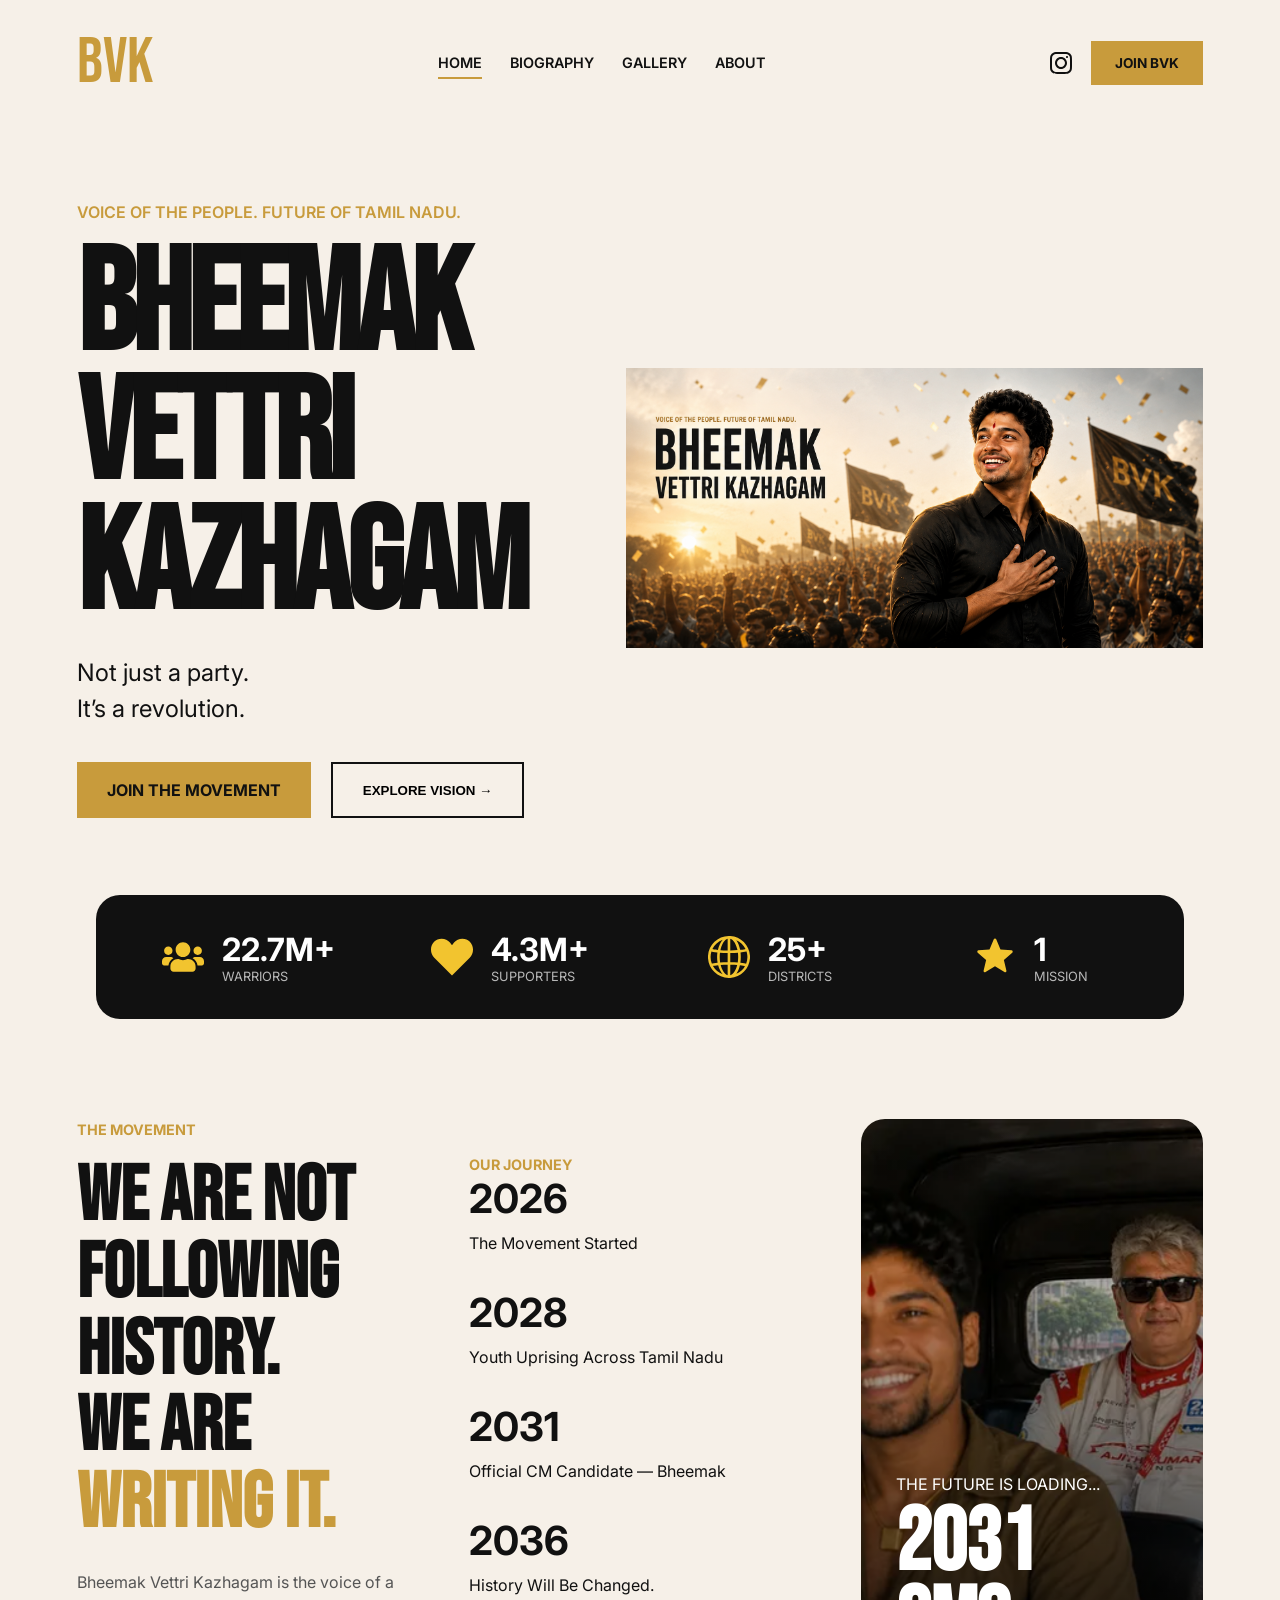
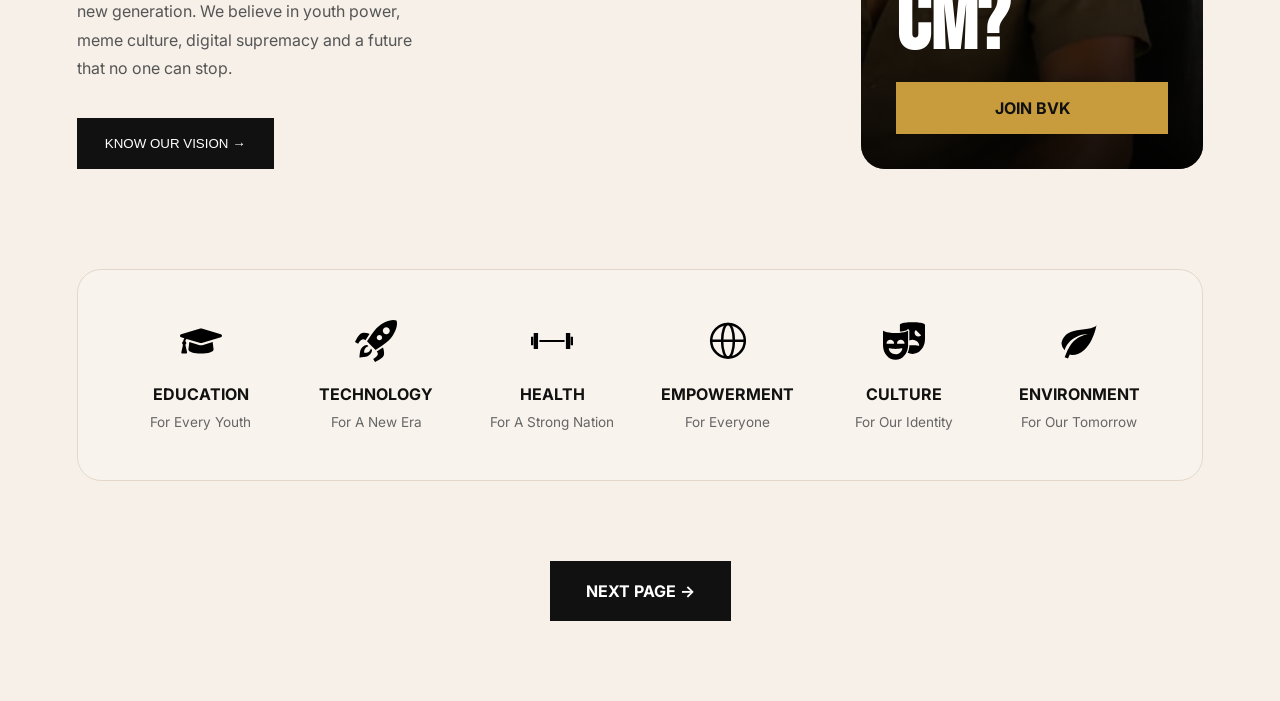
<file: index.html>
<!-- =========================
FILE: index.html
========================= -->

<!DOCTYPE html>
<html lang="en">

<head>

  <meta charset="UTF-8" />
  <meta name="viewport" content="width=device-width, initial-scale=1.0"/>

  <title>BVK - Bheemak Vettri Kazhagam</title>

  <!-- GOOGLE FONTS -->
  <link rel="preconnect" href="https://fonts.googleapis.com">
  <link rel="preconnect" href="https://fonts.gstatic.com" crossorigin>

  <link href="https://fonts.googleapis.com/css2?family=Bebas+Neue&family=Inter:wght@300;400;500;600;700&display=swap" rel="stylesheet">

  <!-- CSS -->
  <link rel="stylesheet" href="home.css">

</head>

<body>



  <!-- ================= NAVBAR ================= -->

  <header class="navbar">

    <div class="logo">
      BVK
    </div>


    <nav class="nav-links">

      <a href="index.html" class="active">HOME</a>

      <a href="biography.html">BIOGRAPHY</a>

      <a href="gallery.html">GALLERY</a>

      <a href="about.html">ABOUT</a>

    </nav>




    <!-- RIGHT -->

    <div class="nav-right">


      <!-- INSTAGRAM -->

      <a 
        href="https://instagram.com/bheemak_vettri_kazhagam/" 
        target="_blank"
        class="instagram-link"
      >

        <img 
          src="Assets/Svg/instagram.svg" 
          alt="Instagram"
        >

      </a>



      <!-- JOIN -->

      <a href="join.html" class="join-btn">
        JOIN BVK
      </a>

    </div>

  </header>





  <!-- ================= HERO ================= -->

  <section class="hero">


    <!-- LEFT -->

    <div class="hero-left">

      <span class="mini-text">
        VOICE OF THE PEOPLE. FUTURE OF TAMIL NADU.
      </span>


      <h1>
        BHEEMAK <br>
        VETTRI KAZHAGAM
      </h1>


      <p>
        Not just a party. <br>
        It’s a revolution.
      </p>


      <div class="hero-buttons">

        <a href="join.html" class="primary-btn">
          JOIN THE MOVEMENT
        </a>


        <button class="secondary-btn">
          EXPLORE VISION →
        </button>

      </div>

    </div>





    <!-- RIGHT -->

    <div class="hero-right">

      <img src="Assets/Images/bvkbanner hollowboat.png" alt="BVK Banner">

    </div>

  </section>





  <!-- ================= STATS CARD ================= -->

  <section class="stats-card">



    <div class="stat-item">

      <img src="Assets/Svg/users.svg">

      <div>

        <h2>22.7M+</h2>

        <p>WARRIORS</p>

      </div>

    </div>



    <div class="divider"></div>



    <div class="stat-item">

      <img src="Assets/Svg/heart.svg">

      <div>

        <h2>4.3M+</h2>

        <p>SUPPORTERS</p>

      </div>

    </div>



    <div class="divider"></div>



    <div class="stat-item">

      <img src="Assets/Svg/globe2.svg">

      <div>

        <h2>25+</h2>

        <p>DISTRICTS</p>

      </div>

    </div>



    <div class="divider"></div>



    <div class="stat-item">

      <img src="Assets/Svg/star.svg">

      <div>

        <h2>1</h2>

        <p>MISSION</p>

      </div>

    </div>


  </section>






  <!-- ================= MOVEMENT SECTION ================= -->

  <section class="movement-section">



    <!-- LEFT -->

    <div class="movement-left">

      <span class="section-tag">
        THE MOVEMENT
      </span>


      <h2>
        WE ARE NOT FOLLOWING HISTORY. <br>
        WE ARE <span>WRITING IT.</span>
      </h2>


      <p>
        Bheemak Vettri Kazhagam is the voice of a new generation.
        We believe in youth power, meme culture, digital supremacy
        and a future that no one can stop.
      </p>


      <button class="black-btn">
        KNOW OUR VISION →
      </button>

    </div>





    <!-- CENTER -->

    <div class="timeline">

      <span class="section-tag">
        OUR JOURNEY
      </span>


      <div class="timeline-item">

        <h3>2026</h3>

        <p>The Movement Started</p>

      </div>


      <div class="timeline-item">

        <h3>2028</h3>

        <p>Youth Uprising Across Tamil Nadu</p>

      </div>


      <div class="timeline-item">

        <h3>2031</h3>

        <p>Official CM Candidate — Bheemak</p>

      </div>


      <div class="timeline-item">

        <h3>2036</h3>

        <p>History Will Be Changed.</p>

      </div>

    </div>





    <!-- RIGHT -->

    <div class="future-card">


      <img id="slideshow" src="Assets/Images/image1.png">


      <div class="future-overlay">

        <span>
          THE FUTURE IS LOADING...
        </span>


        <h2>
          2031 <br>
          CM?
        </h2>


        <a href="join.html" class="future-btn">
          JOIN BVK
        </a>

      </div>

    </div>

  </section>






  <!-- ================= PILLARS ================= -->

  <section class="pillars">



    <div class="pillar">

      <img src="Assets/Svg/graduationcap.svg">

      <h3>EDUCATION</h3>

      <p>For Every Youth</p>

    </div>




    <div class="pillar">

      <img src="Assets/Svg/rocket.svg">

      <h3>TECHNOLOGY</h3>

      <p>For A New Era</p>

    </div>




    <div class="pillar">

      <img src="Assets/Svg/dumbbell.svg">

      <h3>HEALTH</h3>

      <p>For A Strong Nation</p>

    </div>




    <div class="pillar">

      <img src="Assets/Svg/globe.svg">

      <h3>EMPOWERMENT</h3>

      <p>For Everyone</p>

    </div>




    <div class="pillar">

      <img src="Assets/Svg/theater.svg">

      <h3>CULTURE</h3>

      <p>For Our Identity</p>

    </div>




    <div class="pillar">

      <img src="Assets/Svg/leaf.svg">

      <h3>ENVIRONMENT</h3>

      <p>For Our Tomorrow</p>

    </div>


  </section>





  <!-- ================= NEXT PAGE ================= -->

  <section class="next-page">

    <a href="biography.html">
      NEXT PAGE →
    </a>

  </section>





  <!-- JS -->
  <script src="home.js"></script>

</body>

</html>
</file>
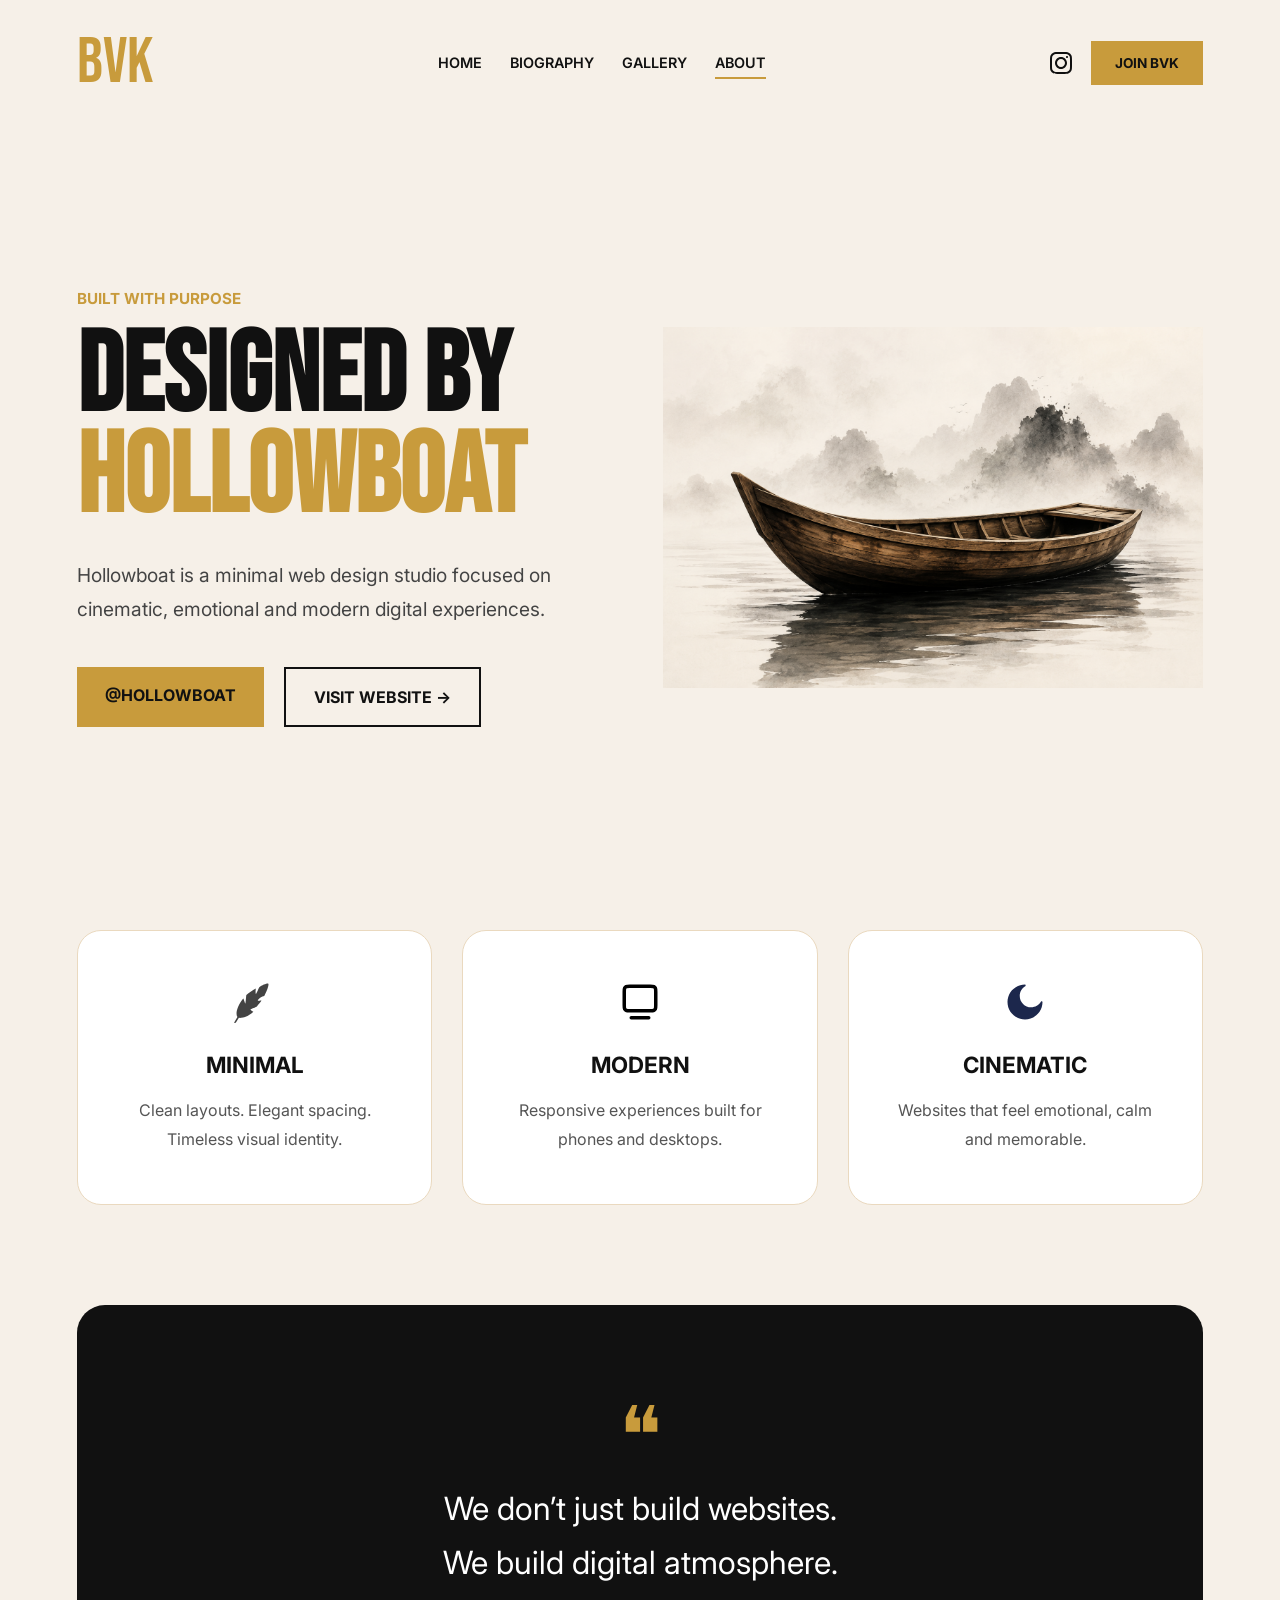
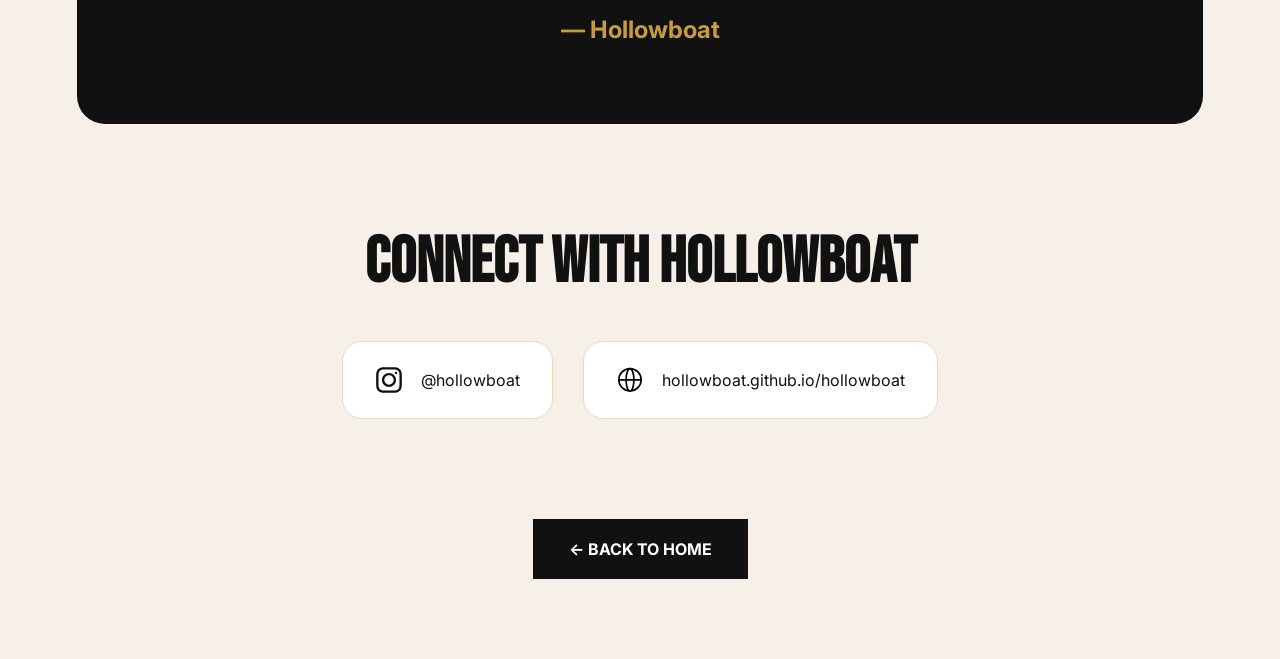
<file: about.html>
<!-- =========================
FILE: about.html
========================= -->

<!DOCTYPE html>
<html lang="en">

<head>

  <meta charset="UTF-8">
  <meta name="viewport" content="width=device-width, initial-scale=1.0">

  <title>About • BVK</title>

  <!-- Fonts -->
  <link rel="preconnect" href="https://fonts.googleapis.com">
  <link rel="preconnect" href="https://fonts.gstatic.com" crossorigin>

  <link href="https://fonts.googleapis.com/css2?family=Bebas+Neue&family=Inter:wght@300;400;500;600;700&display=swap" rel="stylesheet">

  <!-- CSS -->
  <link rel="stylesheet" href="about.css">

</head>

<body>



  <!-- ================= NAVBAR ================= -->

  <header class="navbar">

    <div class="logo">
      BVK
    </div>


    <nav class="nav-links">

      <a href="index.html">HOME</a>

      <a href="biography.html">BIOGRAPHY</a>

      <a href="gallery.html">GALLERY</a>

      <a href="about.html" class="active">ABOUT</a>

    </nav>




    <!-- RIGHT -->

    <div class="nav-right">


      <!-- INSTAGRAM -->

      <a 
        href="https://instagram.com/bheemak_vettri_kazhagam/" 
        target="_blank"
        class="instagram-link"
      >

        <img 
          src="Assets/Svg/instagram.svg" 
          alt="Instagram"
        >

      </a>



      <!-- JOIN -->

      <a href="join.html" class="join-btn">
        JOIN BVK
      </a>

    </div>

  </header>







  <!-- ================= ABOUT HERO ================= -->

  <section class="about-hero">



    <!-- LEFT -->

    <div class="about-left">

      <span class="mini-tag">
        BUILT WITH PURPOSE
      </span>


      <h1>
        DESIGNED BY <br>
        <span>HOLLOWBOAT</span>
      </h1>


      <p>
        Hollowboat is a minimal web design studio focused on cinematic,
        emotional and modern digital experiences.
      </p>


      <div class="about-buttons">

        <a 
          href="https://instagram.com/hollowboat"
          target="_blank"
          class="gold-btn"
        >

          @HOLLOWBOAT

        </a>



        <a 
          href="https://hollowboat.github.io/hollowboat"
          target="_blank"
          class="outline-btn"
        >

          VISIT WEBSITE →

        </a>

      </div>

    </div>





    <!-- RIGHT -->

    <div class="about-right">

      <img 
        src="Assets/Images/hollowboatlogo.png"
        alt="Hollowboat"
      >

    </div>

  </section>








  <!-- ================= STUDIO SECTION ================= -->

  <section class="studio-section">



    <div class="studio-card">

      <img src="Assets/Svg/feather.svg">

      <h3>
        MINIMAL
      </h3>

      <p>
        Clean layouts. Elegant spacing.
        Timeless visual identity.
      </p>

    </div>





    <div class="studio-card">

      <img src="Assets/Svg/monitor.svg">

      <h3>
        MODERN
      </h3>

      <p>
        Responsive experiences built
        for phones and desktops.
      </p>

    </div>





    <div class="studio-card">

      <img src="Assets/Svg/moon.svg">

      <h3>
        CINEMATIC
      </h3>

      <p>
        Websites that feel emotional,
        calm and memorable.
      </p>

    </div>

  </section>








  <!-- ================= QUOTE ================= -->

  <section class="quote-section">

    <div class="quote-box">

      <span>
        ❝
      </span>

      <p>
        We don’t just build websites. <br>
        We build digital atmosphere.
      </p>

      <h3>
        — Hollowboat
      </h3>

    </div>

  </section>








  <!-- ================= CONTACT ================= -->

  <section class="contact-section">


    <h2>
      CONNECT WITH HOLLOWBOAT
    </h2>



    <div class="contact-links">


      <a 
        href="https://instagram.com/hollowboat"
        target="_blank"
      >

        <img src="Assets/Svg/instagram.svg">

        <span>
          @hollowboat
        </span>

      </a>





      <a 
        href="https://hollowboat.github.io/hollowboat"
        target="_blank"
      >

        <img src="Assets/Svg/globe.svg">

        <span>
          hollowboat.github.io/hollowboat
        </span>

      </a>

    </div>

  </section>








  <!-- ================= NEXT PAGE ================= -->

  <section class="next-page">

    <a href="index.html">
      ← BACK TO HOME
    </a>

  </section>





  <!-- JS -->
  <script src="about.js"></script>

</body>

</html>
</file>
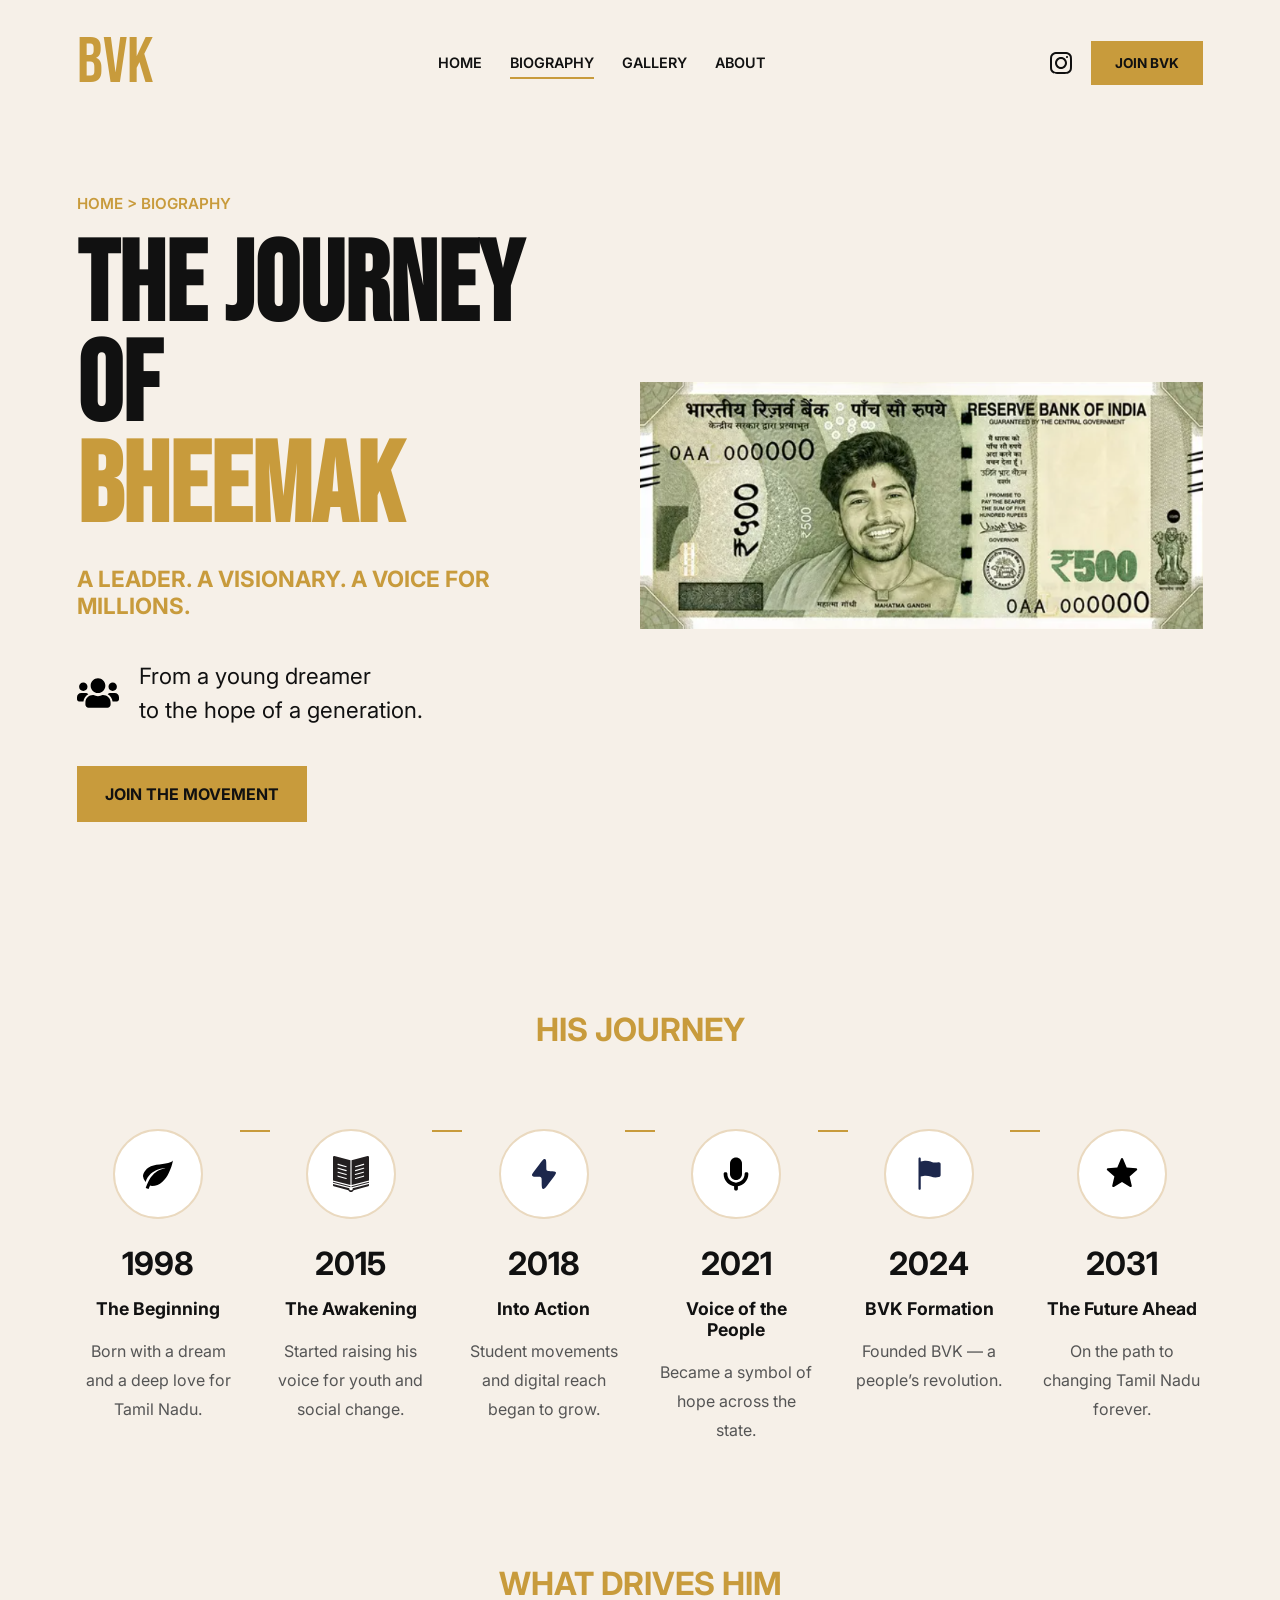
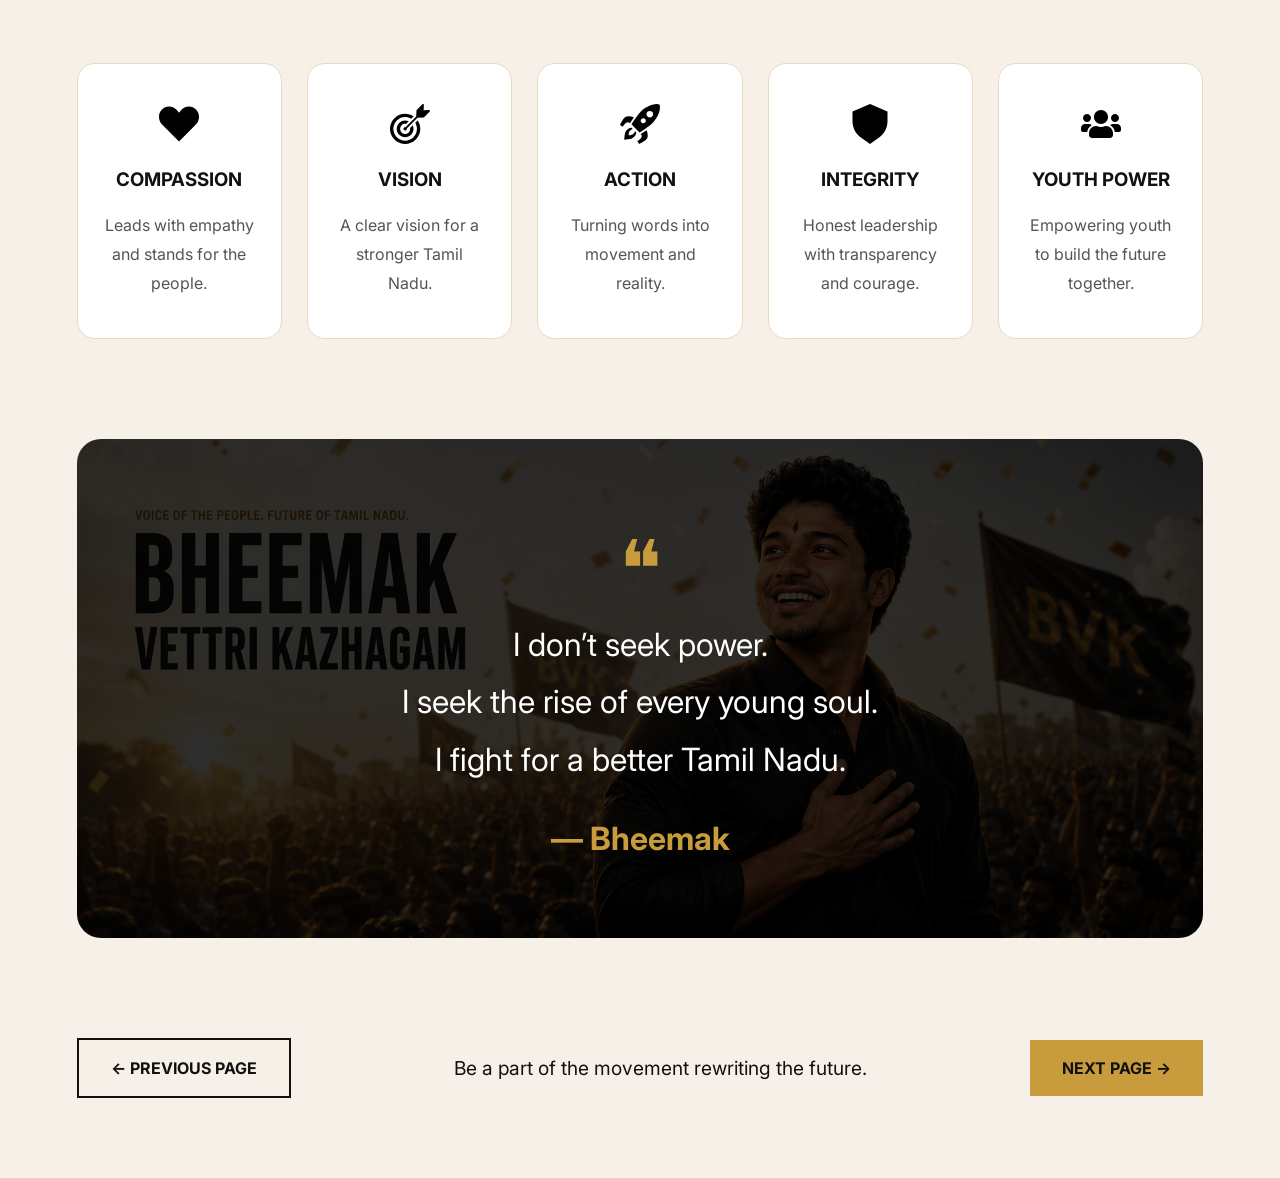
<file: biography.html>
<!-- =========================
FILE: biography.html
========================= -->

<!DOCTYPE html>
<html lang="en">

<head>

  <meta charset="UTF-8">
  <meta name="viewport" content="width=device-width, initial-scale=1.0">

  <title>BVK Biography</title>

  <!-- Fonts -->
  <link rel="preconnect" href="https://fonts.googleapis.com">
  <link rel="preconnect" href="https://fonts.gstatic.com" crossorigin>

  <link href="https://fonts.googleapis.com/css2?family=Bebas+Neue&family=Inter:wght@300;400;500;600;700&display=swap" rel="stylesheet">

  <!-- CSS -->
  <link rel="stylesheet" href="biography.css">

</head>

<body>



  <!-- ================= NAVBAR ================= -->

  <header class="navbar">

    <div class="logo">
      BVK
    </div>


    <nav class="nav-links">

      <a href="index.html">HOME</a>

      <a href="biography.html" class="active">
        BIOGRAPHY
      </a>

      <a href="gallery.html">GALLERY</a>

      <a href="about.html">ABOUT</a>

    </nav>




    <!-- RIGHT -->

    <div class="nav-right">


      <!-- INSTAGRAM -->

      <a 
        href="https://instagram.com/bheemak_vettri_kazhagam/" 
        target="_blank"
        class="instagram-link"
      >

        <img 
          src="Assets/Svg/instagram.svg" 
          alt="Instagram"
        >

      </a>



      <!-- JOIN -->

      <a href="join.html" class="join-btn">
        JOIN BVK
      </a>

    </div>

  </header>





  <!-- ================= HERO ================= -->

  <section class="bio-hero">


    <!-- LEFT -->

    <div class="bio-left">

      <span class="breadcrumb">
        HOME > BIOGRAPHY
      </span>


      <h1>
        THE JOURNEY OF <br>
        <span>BHEEMAK</span>
      </h1>


      <h3>
        A LEADER. A VISIONARY. A VOICE FOR MILLIONS.
      </h3>


      <div class="mini-story">

        <img src="Assets/Svg/users.svg">

        <p>
          From a young dreamer <br>
          to the hope of a generation.
        </p>

      </div>


      <a href="join.html" class="gold-btn">
        JOIN THE MOVEMENT
      </a>

    </div>





    <!-- RIGHT -->

    <div class="bio-right">

      <img src="Assets/Images/biohero.png">

    </div>

  </section>







  <!-- ================= TIMELINE ================= -->

  <section class="timeline-section">


    <h2>
      HIS JOURNEY
    </h2>


    <div class="timeline-line"></div>





    <div class="timeline-grid">



      <div class="timeline-item">

        <div class="icon-circle">

          <img src="Assets/Svg/leaf.svg">

        </div>

        <h3>1998</h3>

        <h4>The Beginning</h4>

        <p>
          Born with a dream and a deep love for Tamil Nadu.
        </p>

      </div>





      <div class="timeline-item">

        <div class="icon-circle">

          <img src="Assets/Svg/book.svg">

        </div>

        <h3>2015</h3>

        <h4>The Awakening</h4>

        <p>
          Started raising his voice for youth and social change.
        </p>

      </div>





      <div class="timeline-item">

        <div class="icon-circle">

          <img src="Assets/Svg/bolt.svg">

        </div>

        <h3>2018</h3>

        <h4>Into Action</h4>

        <p>
          Student movements and digital reach began to grow.
        </p>

      </div>





      <div class="timeline-item">

        <div class="icon-circle">

          <img src="Assets/Svg/mic.svg">

        </div>

        <h3>2021</h3>

        <h4>Voice of the People</h4>

        <p>
          Became a symbol of hope across the state.
        </p>

      </div>





      <div class="timeline-item">

        <div class="icon-circle">

          <img src="Assets/Svg/flag.svg">

        </div>

        <h3>2024</h3>

        <h4>BVK Formation</h4>

        <p>
          Founded BVK — a people’s revolution.
        </p>

      </div>





      <div class="timeline-item">

        <div class="icon-circle">

          <img src="Assets/Svg/star.svg">

        </div>

        <h3>2031</h3>

        <h4>The Future Ahead</h4>

        <p>
          On the path to changing Tamil Nadu forever.
        </p>

      </div>


    </div>

  </section>







  <!-- ================= VALUES ================= -->

  <section class="values-section">


    <h2>
      WHAT DRIVES HIM
    </h2>





    <div class="values-grid">



      <div class="value-card">

        <img src="Assets/Svg/heart.svg">

        <h3>COMPASSION</h3>

        <p>
          Leads with empathy and stands for the people.
        </p>

      </div>





      <div class="value-card">

        <img src="Assets/Svg/target.svg">

        <h3>VISION</h3>

        <p>
          A clear vision for a stronger Tamil Nadu.
        </p>

      </div>





      <div class="value-card">

        <img src="Assets/Svg/rocket.svg">

        <h3>ACTION</h3>

        <p>
          Turning words into movement and reality.
        </p>

      </div>





      <div class="value-card">

        <img src="Assets/Svg/shield.svg">

        <h3>INTEGRITY</h3>

        <p>
          Honest leadership with transparency and courage.
        </p>

      </div>





      <div class="value-card">

        <img src="Assets/Svg/users.svg">

        <h3>YOUTH POWER</h3>

        <p>
          Empowering youth to build the future together.
        </p>

      </div>


    </div>

  </section>








  <!-- ================= QUOTE ================= -->

  <section class="quote-section">


    <div class="quote-overlay">


      <span>
        ❝
      </span>


      <p>
        I don’t seek power. <br>
        I seek the rise of every young soul. <br>
        I fight for a better Tamil Nadu.
      </p>


      <h3>
        — Bheemak
      </h3>

    </div>

  </section>








  <!-- ================= PAGE NAV ================= -->

  <section class="page-nav">


    <a href="index.html" class="prev-btn">
      ← PREVIOUS PAGE
    </a>


    <p>
      Be a part of the movement rewriting the future.
    </p>


    <a href="gallery.html" class="next-btn">
      NEXT PAGE →
    </a>

  </section>





  <!-- JS -->
  <script src="biography.js"></script>

</body>

</html>
</file>
<file: home.css>
/* =========================
FILE: home.css
========================= */

*{
  margin:0;
  padding:0;
  box-sizing:border-box;
}

body{
  background:#f6f0e8;
  font-family:'Inter',sans-serif;
  color:#111;
  overflow-x:hidden;
}

:root{
  --gold:#c89b3c;
}



/* ================= NAVBAR ================= */

.navbar{

  width:100%;

  padding:24px 6vw;

  display:flex;
  justify-content:space-between;
  align-items:center;

  flex-wrap:wrap;
  gap:20px;

}

.logo{

  font-family:'Bebas Neue';
  font-size:4rem;

  color:var(--gold);

}

.nav-links{

  display:flex;
  gap:28px;

  flex-wrap:wrap;
  justify-content:center;

}

.nav-links a{

  text-decoration:none;
  color:#111;

  font-size:0.9rem;
  font-weight:600;

  position:relative;

}

.nav-links a.active::after{

  content:'';

  position:absolute;

  left:0;
  bottom:-8px;

  width:100%;
  height:2px;

  background:var(--gold);

}



/* ================= NAV RIGHT ================= */

.nav-right{

  display:flex;
  align-items:center;

  gap:18px;

}



/* ================= INSTAGRAM ================= */

.instagram-link{

  display:flex;
  align-items:center;
  justify-content:center;

}

.instagram-link img{

  width:24px;
  height:24px;

  transition:0.3s;

}

.instagram-link:hover img{

  transform:scale(1.12);
  opacity:0.7;

}



/* ================= JOIN BUTTON ================= */

.join-btn{

  text-decoration:none;

  background:var(--gold);
  color:#111;

  padding:14px 24px;

  font-size:0.85rem;
  font-weight:700;

}





/* ================= HERO ================= */

.hero{

  width:100%;

  min-height:90vh;

  padding:0 6vw 40px;

  display:flex;
  justify-content:space-between;
  align-items:center;

  gap:50px;

}

.hero-left{

  width:45%;

}

.mini-text{

  color:var(--gold);

  font-size:1rem;
  font-weight:600;

}

.hero-left h1{

  font-family:'Bebas Neue';

  font-size:9rem;
  line-height:0.9;

  letter-spacing:-4px;

  margin-top:20px;

}

.hero-left p{

  margin-top:25px;

  font-size:1.5rem;
  line-height:1.5;

}

.hero-buttons{

  display:flex;
  gap:20px;

  margin-top:35px;

  flex-wrap:wrap;

}

.primary-btn{

  text-decoration:none;

  background:var(--gold);
  color:#111;

  padding:18px 30px;

  font-weight:700;

}

.secondary-btn{

  background:transparent;

  border:2px solid #111;

  padding:18px 30px;

  font-weight:700;

  cursor:pointer;

}

.hero-right{

  width:52%;

}

.hero-right img{

  width:100%;
  height:auto;

  object-fit:cover;

}





/* ================= STATS ================= */

.stats-card{

  width:85%;

  margin:auto;
  margin-top:-40px;

  background:#111;
  color:white;

  border-radius:24px;

  padding:35px;

  display:grid;
  grid-template-columns:repeat(4,1fr);

  gap:25px;

  position:relative;
  z-index:10;

}

.stat-item{

  display:flex;
  align-items:center;
  justify-content:center;

  gap:18px;

}

.stat-item img{

  width:42px;

  filter:brightness(0) saturate(100%) invert(71%) sepia(43%) saturate(673%) hue-rotate(5deg);

}

.stat-item h2{

  font-size:2rem;

}

.stat-item p{

  font-size:0.8rem;
  opacity:0.7;

}

.divider{
  display:none;
}





/* ================= MOVEMENT ================= */

.movement-section{

  padding:100px 6vw;

  display:grid;
  grid-template-columns:1fr 1fr 1fr;

  gap:50px;

}

.section-tag{

  color:var(--gold);

  font-size:0.9rem;
  font-weight:700;

}

.movement-left h2{

  font-family:'Bebas Neue';

  font-size:4.8rem;
  line-height:1;

  margin-top:20px;

}

.movement-left h2 span{
  color:var(--gold);
}

.movement-left p{

  margin-top:25px;

  line-height:1.8;
  color:#555;

}

.black-btn{

  margin-top:35px;

  background:#111;
  color:white;

  border:none;

  padding:18px 28px;

  cursor:pointer;

}





/* ================= TIMELINE ================= */

.timeline{

  padding-top:35px;

}

.timeline-item{

  margin-bottom:35px;

}

.timeline-item h3{

  font-size:2.5rem;
  margin-bottom:10px;

}





/* ================= FUTURE CARD ================= */

.future-card{

  position:relative;

  overflow:hidden;

  border-radius:24px;

  min-height:500px;

}

.future-card img{

  width:100%;
  height:100%;

  object-fit:cover;

  transition:opacity 0.5s ease;

}

.future-overlay{

  position:absolute;
  inset:0;

  background:linear-gradient(to top, rgba(0,0,0,0.88), transparent);

  padding:35px;

  display:flex;
  flex-direction:column;
  justify-content:flex-end;

  color:white;

}

.future-overlay h2{

  font-family:'Bebas Neue';

  font-size:5.5rem;
  line-height:0.9;

  margin-top:10px;

}

.future-btn{

  text-decoration:none;

  margin-top:20px;

  background:var(--gold);
  color:#111;

  padding:16px;

  text-align:center;

  font-weight:700;

}





/* ================= PILLARS ================= */

.pillars{

  margin:0 6vw 80px;

  background:#f8f3ec;

  border:1px solid #e4d8ca;
  border-radius:24px;

  padding:50px;

  display:grid;
  grid-template-columns:repeat(6,1fr);

  gap:30px;

}

.pillar{

  text-align:center;

}

.pillar img{

  width:42px;

  margin-bottom:18px;

}

.pillar h3{

  font-size:1rem;

  margin-bottom:10px;

}

.pillar p{

  font-size:0.85rem;
  color:#666;

}





/* ================= NEXT PAGE ================= */

.next-page{

  width:100%;

  display:flex;
  justify-content:center;

  padding-bottom:80px;

}

.next-page a{

  text-decoration:none;

  background:#111;
  color:white;

  padding:20px 36px;

  font-weight:700;

}





/* ================= TABLET ================= */

@media(max-width:1100px){

  .hero{

    flex-direction:column;

    padding-top:40px;

  }

  .hero-left{

    width:100%;

  }

  .hero-right{

    width:100%;

  }

  .hero-left h1{

    font-size:7rem;

  }

  .movement-section{

    grid-template-columns:1fr;

  }

  .pillars{

    grid-template-columns:repeat(3,1fr);

  }

}





/* ================= PHONE ================= */

@media(max-width:768px){

  .navbar{

    flex-direction:column;
    gap:20px;

  }

  .nav-links{

    gap:20px;

  }

  .hero{

    min-height:auto;

    padding-top:20px;

  }

  .hero-left h1{

    font-size:4.8rem;

    letter-spacing:-1px;

  }

  .hero-left{

    width:100%;

  }

  .hero-right{

    width:100%;

  }

  .hero-left p{

    font-size:1.2rem;

  }

  .stats-card{

    grid-template-columns:1fr 1fr;

    width:92%;

    padding:25px;

  }

  .movement-left h2{

    font-size:3.8rem;

  }

  .future-card{

    min-height:420px;

  }

  .future-overlay h2{

    font-size:4rem;

  }

  .pillars{

    grid-template-columns:1fr 1fr;

    padding:30px;

  }

}





/* ================= SMALL PHONE ================= */

@media(max-width:500px){

  .logo{

    font-size:3rem;

  }

  .hero-left h1{

    font-size:3.8rem;

  }

  .hero-buttons{

    flex-direction:column;

  }

  .primary-btn,
  .secondary-btn{

    width:100%;
    text-align:center;

  }

  .stats-card{

    grid-template-columns:1fr;

  }

  .pillars{

    grid-template-columns:1fr;

  }

  .movement-left h2{

    font-size:3rem;

  }

  .future-overlay h2{

    font-size:3.2rem;

  }

}
</file>
<file: about.css>
/* =========================
FILE: about.css
========================= */

*{
  margin:0;
  padding:0;
  box-sizing:border-box;
}

body{
  background:#f6f0e8;
  font-family:'Inter',sans-serif;
  color:#111;
  overflow-x:hidden;
}

:root{
  --gold:#c89b3c;
}



/* ================= NAVBAR ================= */

.navbar{

  width:100%;

  padding:24px 6vw;

  display:flex;
  justify-content:space-between;
  align-items:center;

  flex-wrap:wrap;
  gap:20px;

}

.logo{

  font-family:'Bebas Neue';
  font-size:4rem;

  color:var(--gold);

}

.nav-links{

  display:flex;
  gap:28px;

  flex-wrap:wrap;

}

.nav-links a{

  text-decoration:none;
  color:#111;

  font-size:0.9rem;
  font-weight:600;

  position:relative;

}

.nav-links a.active::after{

  content:'';

  position:absolute;

  left:0;
  bottom:-8px;

  width:100%;
  height:2px;

  background:var(--gold);

}



/* ================= NAV RIGHT ================= */

.nav-right{

  display:flex;
  align-items:center;

  gap:18px;

}



/* ================= INSTAGRAM ================= */

.instagram-link{

  display:flex;
  align-items:center;
  justify-content:center;

}

.instagram-link img{

  width:24px;
  height:24px;

  transition:0.3s;

}

.instagram-link:hover img{

  transform:scale(1.12);
  opacity:0.7;

}



/* ================= JOIN BUTTON ================= */

.join-btn{

  text-decoration:none;

  background:var(--gold);
  color:#111;

  padding:14px 24px;

  font-size:0.85rem;
  font-weight:700;

}





/* ================= HERO ================= */

.about-hero{

  width:100%;

  min-height:85vh;

  padding:0 6vw;

  display:flex;
  justify-content:space-between;
  align-items:center;

  gap:60px;

}

.about-left{

  width:45%;

}

.mini-tag{

  color:var(--gold);

  font-size:0.95rem;
  font-weight:700;

}

.about-left h1{

  font-family:'Bebas Neue';

  font-size:7rem;
  line-height:0.9;

  margin-top:20px;

}

.about-left h1 span{
  color:var(--gold);
}

.about-left p{

  margin-top:28px;

  font-size:1.2rem;
  line-height:1.8;

  color:#444;

}

.about-buttons{

  display:flex;
  gap:20px;

  flex-wrap:wrap;

  margin-top:40px;

}

.gold-btn{

  text-decoration:none;

  background:var(--gold);
  color:#111;

  padding:18px 28px;

  font-weight:700;

}

.outline-btn{

  text-decoration:none;

  border:2px solid #111;
  color:#111;

  padding:18px 28px;

  font-weight:700;

}

.about-right{

  width:48%;

  display:flex;
  justify-content:center;

}

.about-right img{

  width:100%;
  max-width:650px;

}





/* ================= STUDIO ================= */

.studio-section{

  padding:40px 6vw 100px;

  display:grid;
  grid-template-columns:repeat(3,1fr);

  gap:30px;

}

.studio-card{

  background:white;

  border:1px solid #ead9bf;
  border-radius:24px;

  padding:50px 35px;

  text-align:center;

}

.studio-card img{

  width:42px;

  margin-bottom:24px;

}

.studio-card h3{

  font-size:1.4rem;

  margin-bottom:18px;

}

.studio-card p{

  line-height:1.8;
  color:#555;

}





/* ================= QUOTE ================= */

.quote-section{

  padding:0 6vw 100px;

}

.quote-box{

  background:#111;

  border-radius:28px;

  padding:80px 40px;

  text-align:center;

  color:white;

}

.quote-box span{

  font-size:5rem;

  color:var(--gold);

}

.quote-box p{

  font-size:2rem;
  line-height:1.7;

}

.quote-box h3{

  margin-top:25px;

  color:var(--gold);

  font-size:1.5rem;

}





/* ================= CONTACT ================= */

.contact-section{

  padding:0 6vw 100px;

  text-align:center;

}

.contact-section h2{

  font-family:'Bebas Neue';

  font-size:4rem;

  margin-bottom:40px;

}

.contact-links{

  display:flex;
  justify-content:center;

  gap:30px;

  flex-wrap:wrap;

}

.contact-links a{

  background:white;

  border:1px solid #ead9bf;
  border-radius:20px;

  padding:24px 32px;

  display:flex;
  align-items:center;

  gap:18px;

  text-decoration:none;
  color:#111;

}

.contact-links img{

  width:28px;

}





/* ================= NEXT PAGE ================= */

.next-page{

  width:100%;

  display:flex;
  justify-content:center;

  padding-bottom:80px;

}

.next-page a{

  text-decoration:none;

  background:#111;
  color:white;

  padding:20px 36px;

  font-weight:700;

}





/* ================= TABLET ================= */

@media(max-width:1100px){

  .about-hero{

    flex-direction:column;

    padding-top:40px;

  }

  .about-left,
  .about-right{

    width:100%;

  }

  .studio-section{

    grid-template-columns:1fr;

  }

}





/* ================= PHONE ================= */

@media(max-width:768px){

  .navbar{

    flex-direction:column;

  }

  .about-left h1{

    font-size:4.8rem;

  }

  .contact-section h2{

    font-size:3rem;

  }

  .quote-box{

    padding:60px 24px;

  }

  .quote-box p{

    font-size:1.3rem;

  }

}
</file>
<file: biography.css>
/* =========================
FILE: biography.css
========================= */

*{
  margin:0;
  padding:0;
  box-sizing:border-box;
}

body{
  background:#f6f0e8;
  font-family:'Inter',sans-serif;
  color:#111;
  overflow-x:hidden;
}

:root{
  --gold:#c89b3c;
}



/* ================= NAVBAR ================= */

.navbar{

  width:100%;

  padding:24px 6vw;

  display:flex;
  justify-content:space-between;
  align-items:center;

  flex-wrap:wrap;
  gap:20px;

}

.logo{

  font-family:'Bebas Neue';
  font-size:4rem;

  color:var(--gold);

}

.nav-links{

  display:flex;
  gap:28px;

  flex-wrap:wrap;

}

.nav-links a{

  text-decoration:none;
  color:#111;

  font-size:0.9rem;
  font-weight:600;

  position:relative;

}

.nav-links a.active::after{

  content:'';

  position:absolute;

  left:0;
  bottom:-8px;

  width:100%;
  height:2px;

  background:var(--gold);

}



/* ================= NAV RIGHT ================= */

.nav-right{

  display:flex;
  align-items:center;

  gap:18px;

}



/* ================= INSTAGRAM ================= */

.instagram-link{

  display:flex;
  align-items:center;
  justify-content:center;

}

.instagram-link img{

  width:24px;
  height:24px;

  transition:0.3s;

}

.instagram-link:hover img{

  transform:scale(1.12);
  opacity:0.7;

}



/* ================= JOIN BUTTON ================= */

.join-btn{

  text-decoration:none;

  background:var(--gold);
  color:#111;

  padding:14px 24px;

  font-size:0.85rem;
  font-weight:700;

}





/* ================= HERO ================= */

.bio-hero{

  width:100%;

  min-height:85vh;

  padding:0 6vw;

  display:flex;
  justify-content:space-between;
  align-items:center;

  gap:50px;

}

.bio-left{

  width:45%;

}

.breadcrumb{

  color:var(--gold);

  font-size:0.95rem;
  font-weight:600;

}

.bio-left h1{

  font-family:'Bebas Neue';

  font-size:7rem;
  line-height:0.9;

  margin-top:25px;

}

.bio-left h1 span{
  color:var(--gold);
}

.bio-left h3{

  margin-top:25px;

  color:var(--gold);

  font-size:1.4rem;
  font-weight:700;

}

.mini-story{

  margin-top:40px;

  display:flex;
  align-items:center;

  gap:20px;

}

.mini-story img{

  width:42px;

}

.mini-story p{

  font-size:1.4rem;
  line-height:1.5;

}

.gold-btn{

  display:inline-block;

  margin-top:40px;

  text-decoration:none;

  background:var(--gold);
  color:#111;

  padding:18px 28px;

  font-weight:700;

}

.bio-right{

  width:50%;

}

.bio-right img{

  width:100%;

}





/* ================= TIMELINE ================= */

.timeline-section{

  padding:120px 6vw;

  text-align:center;

  position:relative;

}

.timeline-section h2{

  color:var(--gold);

  font-size:2rem;

  margin-bottom:80px;

}

.timeline-line{

  position:absolute;

  top:240px;
  left:8vw;
  right:8vw;

  height:2px;

  background:var(--gold);

}

.timeline-grid{

  display:grid;
  grid-template-columns:repeat(6,1fr);

  gap:30px;

  position:relative;
  z-index:2;

}

.timeline-item{

  background:#f6f0e8;

}

.icon-circle{

  width:90px;
  height:90px;

  margin:auto;
  margin-bottom:25px;

  border-radius:50%;

  background:white;

  border:2px solid #ead9bf;

  display:flex;
  justify-content:center;
  align-items:center;

}

.icon-circle img{

  width:36px;

}

.timeline-item h3{

  font-size:2rem;

  margin-bottom:15px;

}

.timeline-item h4{

  font-size:1.1rem;

  margin-bottom:18px;

}

.timeline-item p{

  line-height:1.8;
  color:#555;

}





/* ================= VALUES ================= */

.values-section{

  padding:0 6vw 100px;

  text-align:center;

}

.values-section h2{

  color:var(--gold);

  font-size:2rem;

  margin-bottom:60px;

}

.values-grid{

  display:grid;
  grid-template-columns:repeat(5,1fr);

  gap:25px;

}

.value-card{

  background:white;

  border-radius:18px;

  padding:40px 25px;

  border:1px solid #ead9bf;

}

.value-card img{

  width:40px;

  margin-bottom:20px;

}

.value-card h3{

  margin-bottom:20px;

}

.value-card p{

  line-height:1.8;
  color:#555;

}





/* ================= QUOTE ================= */

.quote-section{

  padding:0 6vw 100px;

}

.quote-overlay{

  background:
  linear-gradient(rgba(0,0,0,0.82),rgba(0,0,0,0.82)),
  url("Assets/Images/bvkbanner hollowboat.png");

  background-size:cover;
  background-position:center;

  border-radius:24px;

  padding:80px;

  text-align:center;

  color:white;

}

.quote-overlay span{

  font-size:5rem;

  color:var(--gold);

}

.quote-overlay p{

  font-size:2rem;
  line-height:1.8;

}

.quote-overlay h3{

  margin-top:30px;

  color:var(--gold);

  font-size:2rem;

}





/* ================= PAGE NAV ================= */

.page-nav{

  padding:0 6vw 80px;

  display:flex;
  justify-content:space-between;
  align-items:center;

  gap:30px;

}

.prev-btn,
.next-btn{

  text-decoration:none;

  padding:18px 32px;

  font-weight:700;

}

.prev-btn{

  border:2px solid #111;
  color:#111;

}

.next-btn{

  background:var(--gold);
  color:#111;

}

.page-nav p{

  font-size:1.2rem;
  text-align:center;

}





/* ================= TABLET ================= */

@media(max-width:1200px){

  .bio-hero{

    flex-direction:column;

    padding-top:40px;

  }

  .bio-left,
  .bio-right{

    width:100%;

  }

  .timeline-grid{

    grid-template-columns:repeat(3,1fr);

    row-gap:60px;

  }

  .values-grid{

    grid-template-columns:repeat(2,1fr);

  }

}





/* ================= PHONE ================= */

@media(max-width:768px){

  .navbar{

    flex-direction:column;

  }

  .bio-left h1{

    font-size:4.8rem;

  }

  .bio-left h3{

    font-size:1.1rem;

  }

  .mini-story p{

    font-size:1.1rem;

  }

  .timeline-grid{

    grid-template-columns:1fr;

  }

  .timeline-line{
    display:none;
  }

  .values-grid{

    grid-template-columns:1fr;

  }

  .quote-overlay{

    padding:50px 30px;

  }

  .quote-overlay p{

    font-size:1.3rem;

  }

  .page-nav{

    flex-direction:column;

  }

}
</file>
